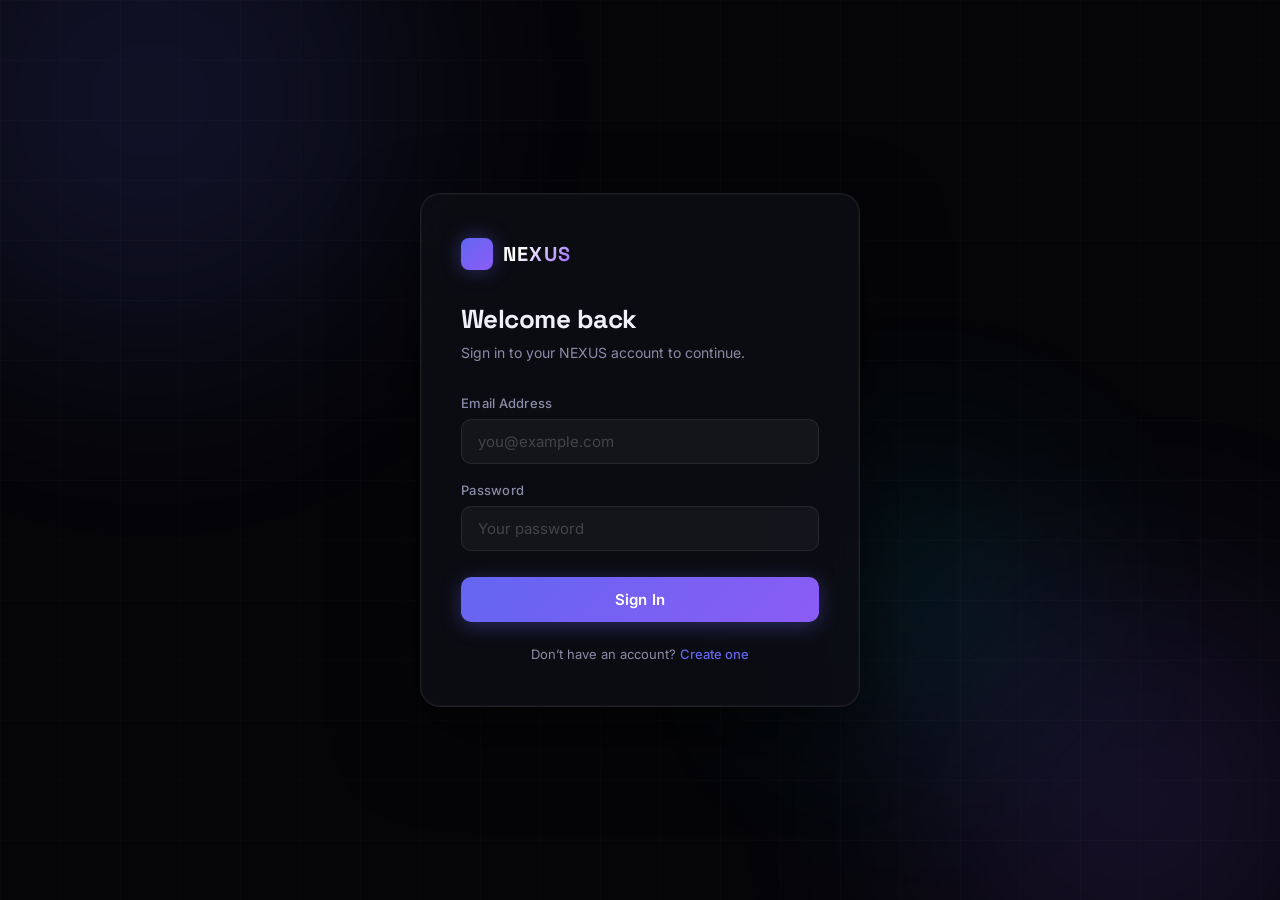
<file: login.html>
<!DOCTYPE html>
<html lang="en">
<head>
  <meta charset="UTF-8" />
  <meta name="viewport" content="width=device-width, initial-scale=1.0" />
  <title>Sign In — NEXUS</title>
  <meta name="description" content="Sign in to NEXUS — AI Digital Twin & Life Decision Simulator." />
  <link rel="preconnect" href="https://fonts.googleapis.com" />
  <link rel="preconnect" href="https://fonts.gstatic.com" crossorigin />
  <link href="https://fonts.googleapis.com/css2?family=Inter:wght@300;400;500;600;700;800&family=Space+Grotesk:wght@400;500;600;700&display=swap" rel="stylesheet" />
  <style>
    *, *::before, *::after { box-sizing: border-box; margin: 0; padding: 0; }

    :root {
      --bg:        #050508;
      --surface:   #0d0d14;
      --border:    rgba(255,255,255,0.08);
      --border-focus: rgba(99,102,241,0.6);
      --text:      #f0f0f8;
      --muted:     #8b8ba7;
      --accent:    #6366f1;
      --accent2:   #8b5cf6;
      --success:   #10b981;
      --error:     #ef4444;
      --input-bg:  rgba(255,255,255,0.04);
    }

    html, body {
      height: 100%;
      background: var(--bg);
      font-family: 'Inter', sans-serif;
      color: var(--text);
      -webkit-font-smoothing: antialiased;
    }

    /* ── Background ── */
    .auth-bg {
      position: fixed; inset: 0; overflow: hidden; z-index: 0;
    }
    .orb {
      position: absolute; border-radius: 50%;
      filter: blur(100px); opacity: 0.18; animation: drift 12s ease-in-out infinite;
    }
    .orb-1 { width: 600px; height: 600px; background: radial-gradient(circle, #6366f1, transparent); top: -200px; left: -150px; animation-delay: 0s; }
    .orb-2 { width: 500px; height: 500px; background: radial-gradient(circle, #8b5cf6, transparent); bottom: -150px; right: -100px; animation-delay: -6s; }
    .orb-3 { width: 300px; height: 300px; background: radial-gradient(circle, #06b6d4, transparent); top: 50%; left: 60%; animation-delay: -3s; }

    @keyframes drift {
      0%,100% { transform: translate(0,0) scale(1); }
      50%      { transform: translate(30px,20px) scale(1.05); }
    }

    .grid-overlay {
      position: absolute; inset: 0;
      background-image:
        linear-gradient(rgba(255,255,255,0.015) 1px, transparent 1px),
        linear-gradient(90deg, rgba(255,255,255,0.015) 1px, transparent 1px);
      background-size: 60px 60px;
    }

    /* ── Layout ── */
    .auth-wrap {
      position: relative; z-index: 1;
      min-height: 100vh;
      display: flex; align-items: center; justify-content: center;
      padding: 24px;
    }

    .auth-card {
      width: 100%; max-width: 440px;
      background: rgba(13,13,20,0.85);
      backdrop-filter: blur(24px);
      border: 1px solid var(--border);
      border-radius: 20px;
      padding: 44px 40px;
      box-shadow: 0 32px 80px rgba(0,0,0,0.5), 0 0 0 1px rgba(255,255,255,0.03) inset;
      animation: cardIn 0.5s cubic-bezier(0.22,1,0.36,1) both;
    }

    @keyframes cardIn {
      from { opacity: 0; transform: translateY(24px) scale(0.97); }
      to   { opacity: 1; transform: none; }
    }

    /* ── Brand ── */
    .auth-brand {
      display: flex; align-items: center; gap: 10px;
      margin-bottom: 32px;
    }
    .brand-mark {
      width: 32px; height: 32px; border-radius: 8px;
      background: linear-gradient(135deg, var(--accent), var(--accent2));
      box-shadow: 0 0 20px rgba(99,102,241,0.4);
    }
    .brand-name {
      font-family: 'Space Grotesk', sans-serif;
      font-size: 20px; font-weight: 700; letter-spacing: 0.06em;
      background: linear-gradient(135deg, #fff 30%, var(--accent2));
      -webkit-background-clip: text; -webkit-text-fill-color: transparent;
    }

    /* ── Header ── */
    .auth-title {
      font-family: 'Space Grotesk', sans-serif;
      font-size: 26px; font-weight: 700; color: var(--text);
      margin-bottom: 6px; letter-spacing: -0.02em;
    }
    .auth-subtitle {
      font-size: 14px; color: var(--muted); margin-bottom: 32px; line-height: 1.5;
    }

    /* ── Form ── */
    .form-group { margin-bottom: 18px; }
    .form-label {
      display: block; font-size: 13px; font-weight: 500;
      color: var(--muted); margin-bottom: 8px; letter-spacing: 0.02em;
    }
    .form-input {
      width: 100%; padding: 12px 16px;
      background: var(--input-bg);
      border: 1px solid var(--border);
      border-radius: 10px; color: var(--text);
      font-size: 15px; font-family: 'Inter', sans-serif;
      transition: border-color 0.2s, box-shadow 0.2s, background 0.2s;
      outline: none;
    }
    .form-input::placeholder { color: rgba(255,255,255,0.2); }
    .form-input:focus {
      border-color: var(--border-focus);
      background: rgba(99,102,241,0.06);
      box-shadow: 0 0 0 3px rgba(99,102,241,0.12);
    }
    .form-input.error { border-color: var(--error); box-shadow: 0 0 0 3px rgba(239,68,68,0.12); }

    /* ── Error / Success banners ── */
    .alert {
      padding: 12px 16px; border-radius: 10px;
      font-size: 13px; font-weight: 500; margin-bottom: 20px;
      display: none; animation: fadeIn 0.3s ease;
    }
    .alert.show { display: flex; align-items: center; gap: 8px; }
    .alert-error   { background: rgba(239,68,68,0.1);  border: 1px solid rgba(239,68,68,0.25);  color: #fca5a5; }
    .alert-success { background: rgba(16,185,129,0.1); border: 1px solid rgba(16,185,129,0.25); color: #6ee7b7; }

    @keyframes fadeIn { from { opacity:0; transform:translateY(-6px); } to { opacity:1; transform:none; } }

    /* ── Button ── */
    .btn-auth {
      width: 100%; padding: 13px;
      background: linear-gradient(135deg, var(--accent), var(--accent2));
      color: #fff; border: none; border-radius: 10px;
      font-size: 15px; font-weight: 600; cursor: pointer;
      font-family: 'Inter', sans-serif;
      transition: opacity 0.2s, box-shadow 0.2s, transform 0.15s;
      box-shadow: 0 4px 20px rgba(99,102,241,0.35);
      margin-top: 8px; letter-spacing: 0.01em;
    }
    .btn-auth:hover { opacity: 0.9; box-shadow: 0 6px 28px rgba(99,102,241,0.5); transform: translateY(-1px); }
    .btn-auth:active { transform: scale(0.98); }
    .btn-auth:disabled { opacity: 0.55; cursor: not-allowed; transform: none; }
    .btn-auth .spinner {
      display: inline-block; width: 16px; height: 16px;
      border: 2px solid rgba(255,255,255,0.35); border-top-color: #fff;
      border-radius: 50%; animation: spin 0.7s linear infinite; vertical-align: middle;
      margin-right: 8px;
    }
    @keyframes spin { to { transform: rotate(360deg); } }

    /* ── Divider ── */
    .auth-divider {
      text-align: center; font-size: 13px; color: var(--muted);
      margin-top: 24px;
    }
    .auth-divider a {
      color: var(--accent); text-decoration: none; font-weight: 500;
      transition: color 0.2s;
    }
    .auth-divider a:hover { color: var(--accent2); text-decoration: underline; }
  </style>
</head>
<body>
  <div class="auth-bg">
    <div class="grid-overlay"></div>
    <div class="orb orb-1"></div>
    <div class="orb orb-2"></div>
    <div class="orb orb-3"></div>
  </div>

  <div class="auth-wrap">
    <div class="auth-card">
      <div class="auth-brand">
        <div class="brand-mark"></div>
        <span class="brand-name">NEXUS</span>
      </div>

      <h1 class="auth-title">Welcome back</h1>
      <p class="auth-subtitle">Sign in to your NEXUS account to continue.</p>

      <div class="alert alert-error" id="error-banner" role="alert">
        <svg width="16" height="16" viewBox="0 0 24 24" fill="none" stroke="currentColor" stroke-width="2">
          <circle cx="12" cy="12" r="10"/><line x1="12" y1="8" x2="12" y2="12"/><line x1="12" y1="16" x2="12.01" y2="16"/>
        </svg>
        <span id="error-text">Invalid email or password.</span>
      </div>
      <div class="alert alert-success" id="success-banner" role="alert">
        <svg width="16" height="16" viewBox="0 0 24 24" fill="none" stroke="currentColor" stroke-width="2">
          <polyline points="20 6 9 17 4 12"/>
        </svg>
        <span id="success-text">Signed in! Redirecting...</span>
      </div>

      <form id="login-form" novalidate>
        <div class="form-group">
          <label class="form-label" for="email">Email Address</label>
          <input class="form-input" type="email" id="email" name="email"
                 placeholder="you@example.com" autocomplete="email" required />
        </div>
        <div class="form-group">
          <label class="form-label" for="password">Password</label>
          <input class="form-input" type="password" id="password" name="password"
                 placeholder="Your password" autocomplete="current-password" required />
        </div>

        <button class="btn-auth" type="submit" id="submit-btn">Sign In</button>
      </form>

      <div class="auth-divider">
        Don&rsquo;t have an account? <a href="signup.html">Create one</a>
      </div>
    </div>
  </div>

  <script>
    const BACKEND = 'http://localhost:5000/api';

    // If already logged in, skip to main app
    (async () => {
      try {
        const r = await fetch(`${BACKEND}/auth/me`, { credentials: 'include' });
        const d = await r.json();
        if (d.authenticated) window.location.replace('index.html');
      } catch (_) {}
    })();

    function showError(msg) {
      const b = document.getElementById('error-banner');
      document.getElementById('error-text').textContent = msg;
      b.classList.add('show');
      document.getElementById('success-banner').classList.remove('show');
    }
    function showSuccess(msg) {
      const b = document.getElementById('success-banner');
      document.getElementById('success-text').textContent = msg;
      b.classList.add('show');
      document.getElementById('error-banner').classList.remove('show');
    }
    function setLoading(on) {
      const btn = document.getElementById('submit-btn');
      btn.disabled = on;
      btn.innerHTML = on
        ? '<span class="spinner"></span>Signing in...'
        : 'Sign In';
    }
    function clearErrors() {
      document.getElementById('error-banner').classList.remove('show');
      document.querySelectorAll('.form-input').forEach(i => i.classList.remove('error'));
    }

    document.getElementById('login-form').addEventListener('submit', async (e) => {
      e.preventDefault();
      clearErrors();

      const email    = document.getElementById('email').value.trim();
      const password = document.getElementById('password').value;

      if (!email || !password) {
        if (!email)    document.getElementById('email').classList.add('error');
        if (!password) document.getElementById('password').classList.add('error');
        showError('Please fill in all fields.');
        return;
      }

      setLoading(true);
      try {
        const res = await fetch(`${BACKEND}/auth/login`, {
          method: 'POST',
          headers: { 'Content-Type': 'application/json' },
          credentials: 'include',
          body: JSON.stringify({ email, password }),
        });
        const data = await res.json();

        if (!res.ok) {
          showError(data.error || 'Login failed. Please try again.');
          setLoading(false);
          return;
        }

        // Store user info for the main page
        sessionStorage.setItem('nexus_user', JSON.stringify(data.user));
        showSuccess(`Welcome back, ${data.user.name}! Redirecting…`);
        setTimeout(() => window.location.replace('index.html'), 900);

      } catch (err) {
        showError('Cannot reach the NEXUS backend. Make sure it is running on port 5000.');
        setLoading(false);
      }
    });
  </script>
</body>
</html>
</file>
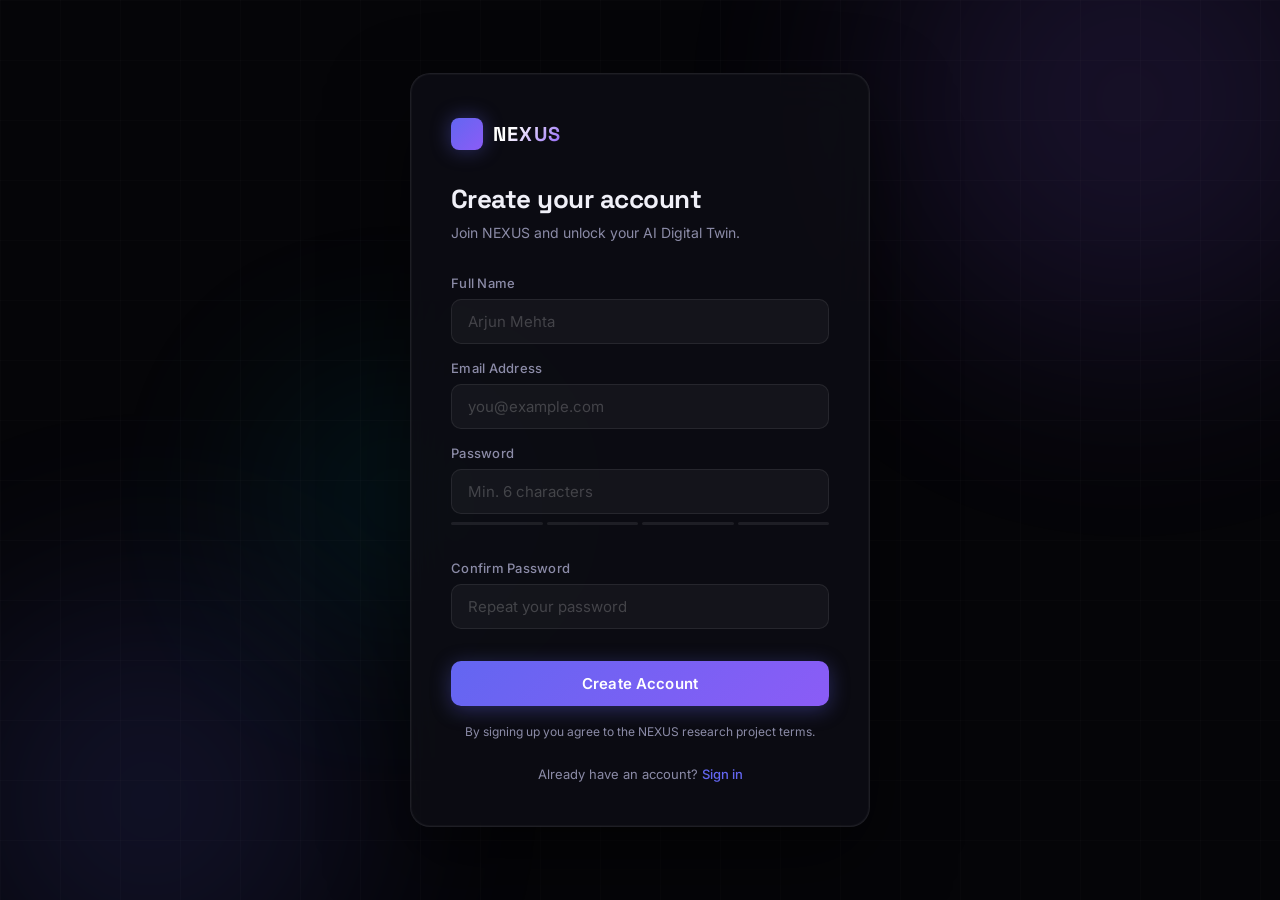
<file: signup.html>
<!DOCTYPE html>
<html lang="en">
<head>
  <meta charset="UTF-8" />
  <meta name="viewport" content="width=device-width, initial-scale=1.0" />
  <title>Create Account — NEXUS</title>
  <meta name="description" content="Create your NEXUS account — AI Digital Twin & Life Decision Simulator." />
  <link rel="preconnect" href="https://fonts.googleapis.com" />
  <link rel="preconnect" href="https://fonts.gstatic.com" crossorigin />
  <link href="https://fonts.googleapis.com/css2?family=Inter:wght@300;400;500;600;700;800&family=Space+Grotesk:wght@400;500;600;700&display=swap" rel="stylesheet" />
  <style>
    *, *::before, *::after { box-sizing: border-box; margin: 0; padding: 0; }

    :root {
      --bg:        #050508;
      --surface:   #0d0d14;
      --border:    rgba(255,255,255,0.08);
      --border-focus: rgba(99,102,241,0.6);
      --text:      #f0f0f8;
      --muted:     #8b8ba7;
      --accent:    #6366f1;
      --accent2:   #8b5cf6;
      --success:   #10b981;
      --error:     #ef4444;
      --input-bg:  rgba(255,255,255,0.04);
    }

    html, body {
      min-height: 100%;
      background: var(--bg);
      font-family: 'Inter', sans-serif;
      color: var(--text);
      -webkit-font-smoothing: antialiased;
    }

    .auth-bg {
      position: fixed; inset: 0; overflow: hidden; z-index: 0;
    }
    .orb {
      position: absolute; border-radius: 50%;
      filter: blur(100px); opacity: 0.18; animation: drift 12s ease-in-out infinite;
    }
    .orb-1 { width: 600px; height: 600px; background: radial-gradient(circle, #8b5cf6, transparent); top: -200px; right: -150px; animation-delay: 0s; }
    .orb-2 { width: 500px; height: 500px; background: radial-gradient(circle, #6366f1, transparent); bottom: -150px; left: -100px; animation-delay: -5s; }
    .orb-3 { width: 280px; height: 280px; background: radial-gradient(circle, #06b6d4, transparent); top: 40%; left: 20%; animation-delay: -2s; }

    @keyframes drift {
      0%,100% { transform: translate(0,0) scale(1); }
      50%      { transform: translate(-20px,25px) scale(1.05); }
    }

    .grid-overlay {
      position: absolute; inset: 0;
      background-image:
        linear-gradient(rgba(255,255,255,0.015) 1px, transparent 1px),
        linear-gradient(90deg, rgba(255,255,255,0.015) 1px, transparent 1px);
      background-size: 60px 60px;
    }

    .auth-wrap {
      position: relative; z-index: 1;
      min-height: 100vh;
      display: flex; align-items: center; justify-content: center;
      padding: 24px;
    }

    .auth-card {
      width: 100%; max-width: 460px;
      background: rgba(13,13,20,0.85);
      backdrop-filter: blur(24px);
      border: 1px solid var(--border);
      border-radius: 20px;
      padding: 44px 40px;
      box-shadow: 0 32px 80px rgba(0,0,0,0.5), 0 0 0 1px rgba(255,255,255,0.03) inset;
      animation: cardIn 0.5s cubic-bezier(0.22,1,0.36,1) both;
    }

    @keyframes cardIn {
      from { opacity: 0; transform: translateY(24px) scale(0.97); }
      to   { opacity: 1; transform: none; }
    }

    .auth-brand {
      display: flex; align-items: center; gap: 10px;
      margin-bottom: 32px;
    }
    .brand-mark {
      width: 32px; height: 32px; border-radius: 8px;
      background: linear-gradient(135deg, var(--accent), var(--accent2));
      box-shadow: 0 0 20px rgba(99,102,241,0.4);
    }
    .brand-name {
      font-family: 'Space Grotesk', sans-serif;
      font-size: 20px; font-weight: 700; letter-spacing: 0.06em;
      background: linear-gradient(135deg, #fff 30%, var(--accent2));
      -webkit-background-clip: text; -webkit-text-fill-color: transparent;
    }

    .auth-title {
      font-family: 'Space Grotesk', sans-serif;
      font-size: 26px; font-weight: 700; color: var(--text);
      margin-bottom: 6px; letter-spacing: -0.02em;
    }
    .auth-subtitle {
      font-size: 14px; color: var(--muted); margin-bottom: 32px; line-height: 1.5;
    }

    .form-row {
      display: grid; grid-template-columns: 1fr 1fr; gap: 14px;
    }

    .form-group { margin-bottom: 16px; }
    .form-label {
      display: block; font-size: 13px; font-weight: 500;
      color: var(--muted); margin-bottom: 8px; letter-spacing: 0.02em;
    }
    .form-input {
      width: 100%; padding: 12px 16px;
      background: var(--input-bg);
      border: 1px solid var(--border);
      border-radius: 10px; color: var(--text);
      font-size: 15px; font-family: 'Inter', sans-serif;
      transition: border-color 0.2s, box-shadow 0.2s, background 0.2s;
      outline: none;
    }
    .form-input::placeholder { color: rgba(255,255,255,0.2); }
    .form-input:focus {
      border-color: var(--border-focus);
      background: rgba(99,102,241,0.06);
      box-shadow: 0 0 0 3px rgba(99,102,241,0.12);
    }
    .form-input.error { border-color: var(--error); box-shadow: 0 0 0 3px rgba(239,68,68,0.12); }

    .field-hint {
      font-size: 11px; color: var(--muted); margin-top: 5px;
    }

    /* password strength */
    .strength-bar {
      display: flex; gap: 4px; margin-top: 8px;
    }
    .strength-seg {
      flex: 1; height: 3px; border-radius: 2px;
      background: rgba(255,255,255,0.08);
      transition: background 0.3s;
    }
    .strength-seg.weak   { background: var(--error); }
    .strength-seg.medium { background: #f59e0b; }
    .strength-seg.strong { background: var(--success); }

    .alert {
      padding: 12px 16px; border-radius: 10px;
      font-size: 13px; font-weight: 500; margin-bottom: 20px;
      display: none; animation: fadeIn 0.3s ease;
    }
    .alert.show { display: flex; align-items: center; gap: 8px; }
    .alert-error   { background: rgba(239,68,68,0.1);  border: 1px solid rgba(239,68,68,0.25);  color: #fca5a5; }
    .alert-success { background: rgba(16,185,129,0.1); border: 1px solid rgba(16,185,129,0.25); color: #6ee7b7; }

    @keyframes fadeIn { from { opacity:0; transform:translateY(-6px); } to { opacity:1; transform:none; } }

    .btn-auth {
      width: 100%; padding: 13px;
      background: linear-gradient(135deg, var(--accent), var(--accent2));
      color: #fff; border: none; border-radius: 10px;
      font-size: 15px; font-weight: 600; cursor: pointer;
      font-family: 'Inter', sans-serif;
      transition: opacity 0.2s, box-shadow 0.2s, transform 0.15s;
      box-shadow: 0 4px 20px rgba(99,102,241,0.35);
      margin-top: 8px; letter-spacing: 0.01em;
    }
    .btn-auth:hover { opacity: 0.9; box-shadow: 0 6px 28px rgba(99,102,241,0.5); transform: translateY(-1px); }
    .btn-auth:active { transform: scale(0.98); }
    .btn-auth:disabled { opacity: 0.55; cursor: not-allowed; transform: none; }
    .btn-auth .spinner {
      display: inline-block; width: 16px; height: 16px;
      border: 2px solid rgba(255,255,255,0.35); border-top-color: #fff;
      border-radius: 50%; animation: spin 0.7s linear infinite; vertical-align: middle;
      margin-right: 8px;
    }
    @keyframes spin { to { transform: rotate(360deg); } }

    .auth-divider {
      text-align: center; font-size: 13px; color: var(--muted);
      margin-top: 24px;
    }
    .auth-divider a {
      color: var(--accent); text-decoration: none; font-weight: 500;
      transition: color 0.2s;
    }
    .auth-divider a:hover { color: var(--accent2); text-decoration: underline; }

    /* Terms note */
    .terms-note {
      font-size: 12px; color: var(--muted); text-align: center;
      margin-top: 16px; line-height: 1.6;
    }
  </style>
</head>
<body>
  <div class="auth-bg">
    <div class="grid-overlay"></div>
    <div class="orb orb-1"></div>
    <div class="orb orb-2"></div>
    <div class="orb orb-3"></div>
  </div>

  <div class="auth-wrap">
    <div class="auth-card">
      <div class="auth-brand">
        <div class="brand-mark"></div>
        <span class="brand-name">NEXUS</span>
      </div>

      <h1 class="auth-title">Create your account</h1>
      <p class="auth-subtitle">Join NEXUS and unlock your AI Digital Twin.</p>

      <div class="alert alert-error" id="error-banner" role="alert">
        <svg width="16" height="16" viewBox="0 0 24 24" fill="none" stroke="currentColor" stroke-width="2">
          <circle cx="12" cy="12" r="10"/><line x1="12" y1="8" x2="12" y2="12"/><line x1="12" y1="16" x2="12.01" y2="16"/>
        </svg>
        <span id="error-text">Something went wrong.</span>
      </div>
      <div class="alert alert-success" id="success-banner" role="alert">
        <svg width="16" height="16" viewBox="0 0 24 24" fill="none" stroke="currentColor" stroke-width="2">
          <polyline points="20 6 9 17 4 12"/>
        </svg>
        <span id="success-text">Account created! Redirecting…</span>
      </div>

      <form id="signup-form" novalidate>
        <div class="form-group">
          <label class="form-label" for="name">Full Name</label>
          <input class="form-input" type="text" id="name" name="name"
                 placeholder="Arjun Mehta" autocomplete="name" required />
        </div>

        <div class="form-group">
          <label class="form-label" for="email">Email Address</label>
          <input class="form-input" type="email" id="email" name="email"
                 placeholder="you@example.com" autocomplete="email" required />
        </div>

        <div class="form-group">
          <label class="form-label" for="password">Password</label>
          <input class="form-input" type="password" id="password" name="password"
                 placeholder="Min. 6 characters" autocomplete="new-password"
                 required id="password" />
          <div class="strength-bar" id="strength-bar">
            <div class="strength-seg" id="s1"></div>
            <div class="strength-seg" id="s2"></div>
            <div class="strength-seg" id="s3"></div>
            <div class="strength-seg" id="s4"></div>
          </div>
          <div class="field-hint" id="strength-label">&nbsp;</div>
        </div>

        <div class="form-group" style="margin-bottom:24px">
          <label class="form-label" for="confirm">Confirm Password</label>
          <input class="form-input" type="password" id="confirm" name="confirm"
                 placeholder="Repeat your password" autocomplete="new-password" required />
        </div>

        <button class="btn-auth" type="submit" id="submit-btn">Create Account</button>
      </form>

      <div class="terms-note">
        By signing up you agree to the NEXUS research project terms.
      </div>

      <div class="auth-divider">
        Already have an account? <a href="login.html">Sign in</a>
      </div>
    </div>
  </div>

  <script>
    const BACKEND = 'http://localhost:5000/api';

    // If already logged in, skip straight to app
    (async () => {
      try {
        const r = await fetch(`${BACKEND}/auth/me`, { credentials: 'include' });
        const d = await r.json();
        if (d.authenticated) window.location.replace('index.html');
      } catch (_) {}
    })();

    /* ── Password strength ── */
    const segments  = ['s1','s2','s3','s4'];
    const levels    = ['','Weak','Fair','Good','Strong'];
    const classes   = ['','weak','weak','medium','strong'];

    document.getElementById('password').addEventListener('input', function() {
      const v = this.value;
      let score = 0;
      if (v.length >= 6)  score++;
      if (v.length >= 10) score++;
      if (/[A-Z]/.test(v) || /\d/.test(v)) score++;
      if (/[^A-Za-z0-9]/.test(v)) score++;

      segments.forEach((id, i) => {
        const el = document.getElementById(id);
        el.className = 'strength-seg';
        if (i < score) el.classList.add(classes[score]);
      });
      document.getElementById('strength-label').textContent = v ? levels[score] : '\u00a0';
    });

    /* ── Helpers ── */
    function showError(msg) {
      const b = document.getElementById('error-banner');
      document.getElementById('error-text').textContent = msg;
      b.classList.add('show');
      document.getElementById('success-banner').classList.remove('show');
    }
    function showSuccess(msg) {
      const b = document.getElementById('success-banner');
      document.getElementById('success-text').textContent = msg;
      b.classList.add('show');
      document.getElementById('error-banner').classList.remove('show');
    }
    function setLoading(on) {
      const btn = document.getElementById('submit-btn');
      btn.disabled = on;
      btn.innerHTML = on
        ? '<span class="spinner"></span>Creating account...'
        : 'Create Account';
    }
    function clearErrors() {
      document.getElementById('error-banner').classList.remove('show');
      document.querySelectorAll('.form-input').forEach(i => i.classList.remove('error'));
    }
    function markError(id) { document.getElementById(id).classList.add('error'); }

    /* ── Submit ── */
    document.getElementById('signup-form').addEventListener('submit', async (e) => {
      e.preventDefault();
      clearErrors();

      const name     = document.getElementById('name').value.trim();
      const email    = document.getElementById('email').value.trim();
      const password = document.getElementById('password').value;
      const confirm  = document.getElementById('confirm').value;

      let valid = true;
      if (!name)                       { markError('name');     valid = false; }
      if (!email || !email.includes('@')) { markError('email');  valid = false; }
      if (password.length < 6)         { markError('password'); valid = false; }
      if (password !== confirm)        { markError('confirm');  valid = false; }

      if (!valid) {
        showError(password !== confirm && password.length >= 6
          ? 'Passwords do not match.'
          : 'Please fill in all fields correctly (password min. 6 chars).');
        return;
      }

      setLoading(true);
      try {
        const res = await fetch(`${BACKEND}/auth/register`, {
          method: 'POST',
          headers: { 'Content-Type': 'application/json' },
          credentials: 'include',
          body: JSON.stringify({ name, email, password }),
        });
        const data = await res.json();

        if (!res.ok) {
          showError(data.error || 'Registration failed. Please try again.');
          setLoading(false);
          return;
        }

        sessionStorage.setItem('nexus_user', JSON.stringify(data.user));
        showSuccess(`Welcome to NEXUS, ${data.user.name}! Redirecting…`);
        setTimeout(() => window.location.replace('index.html'), 1000);

      } catch (err) {
        showError('Cannot reach the NEXUS backend. Make sure it is running on port 5000.');
        setLoading(false);
      }
    });
  </script>
</body>
</html>
</file>
